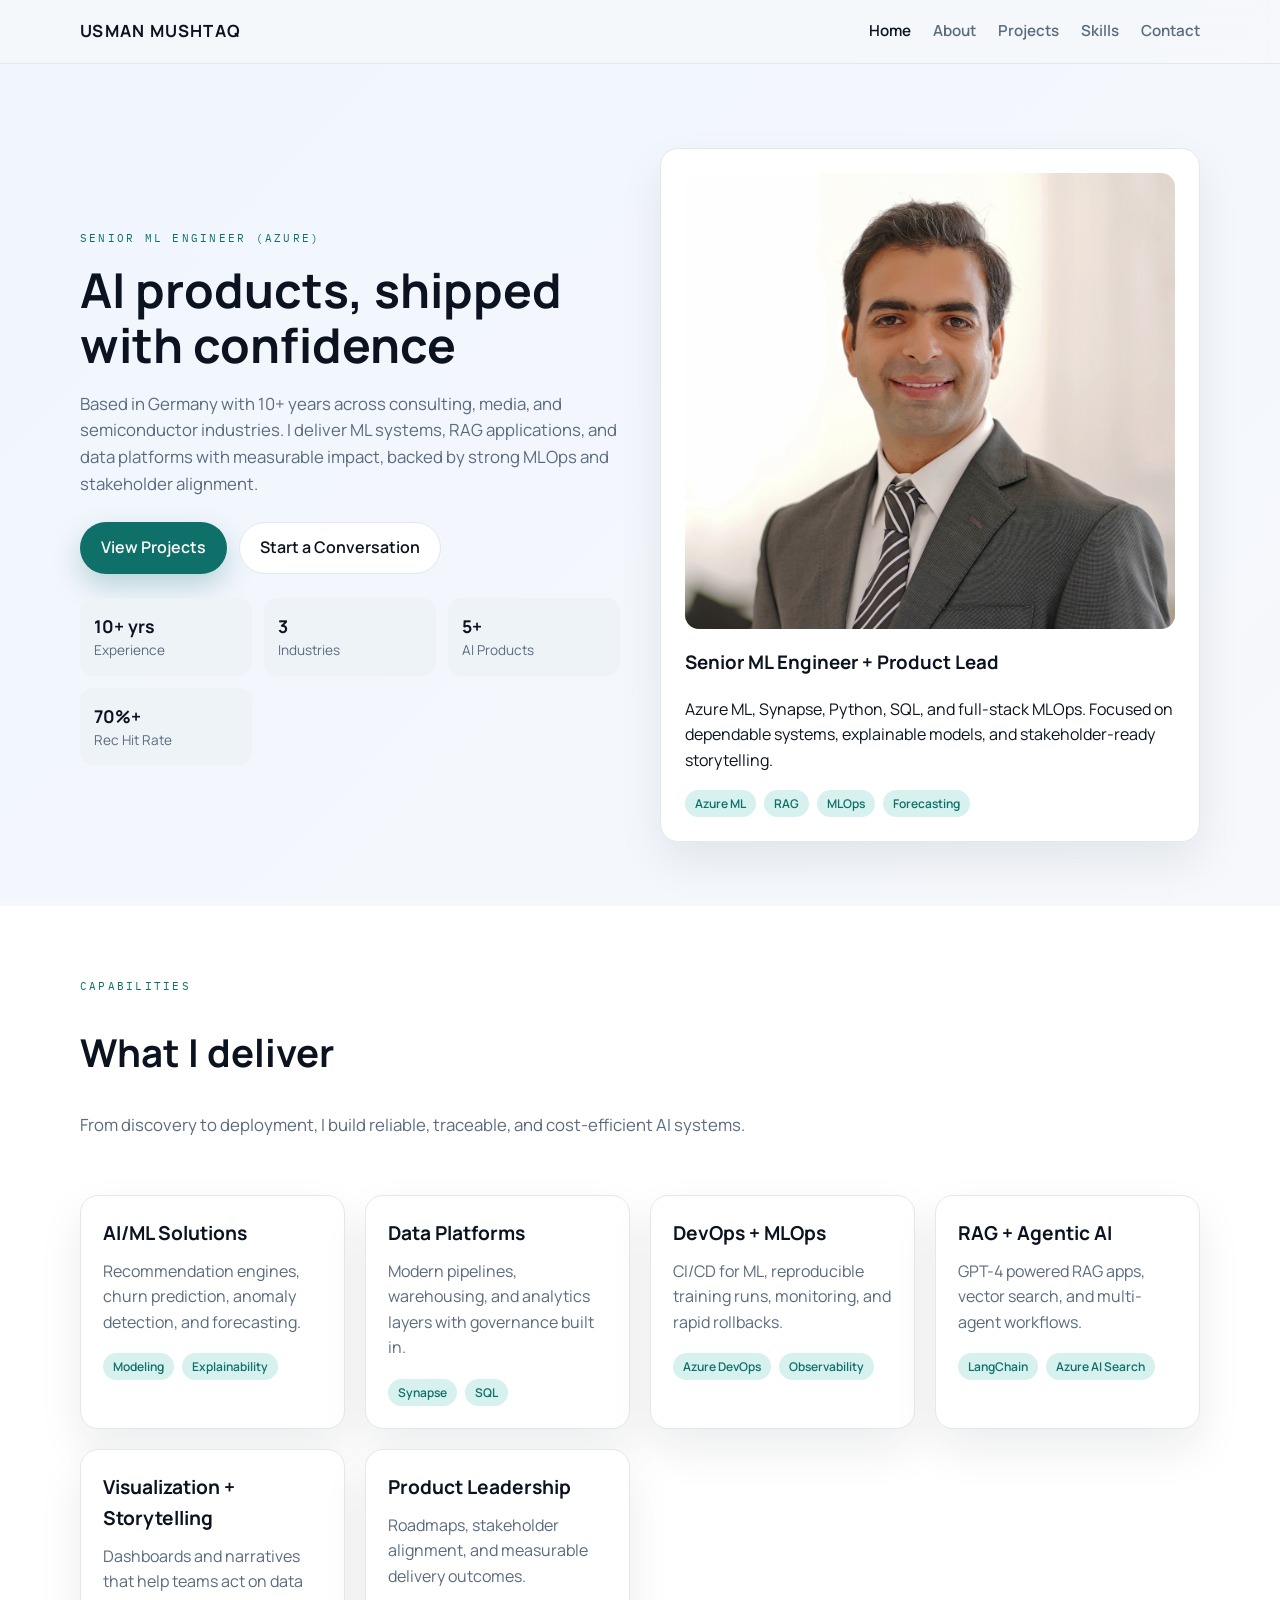
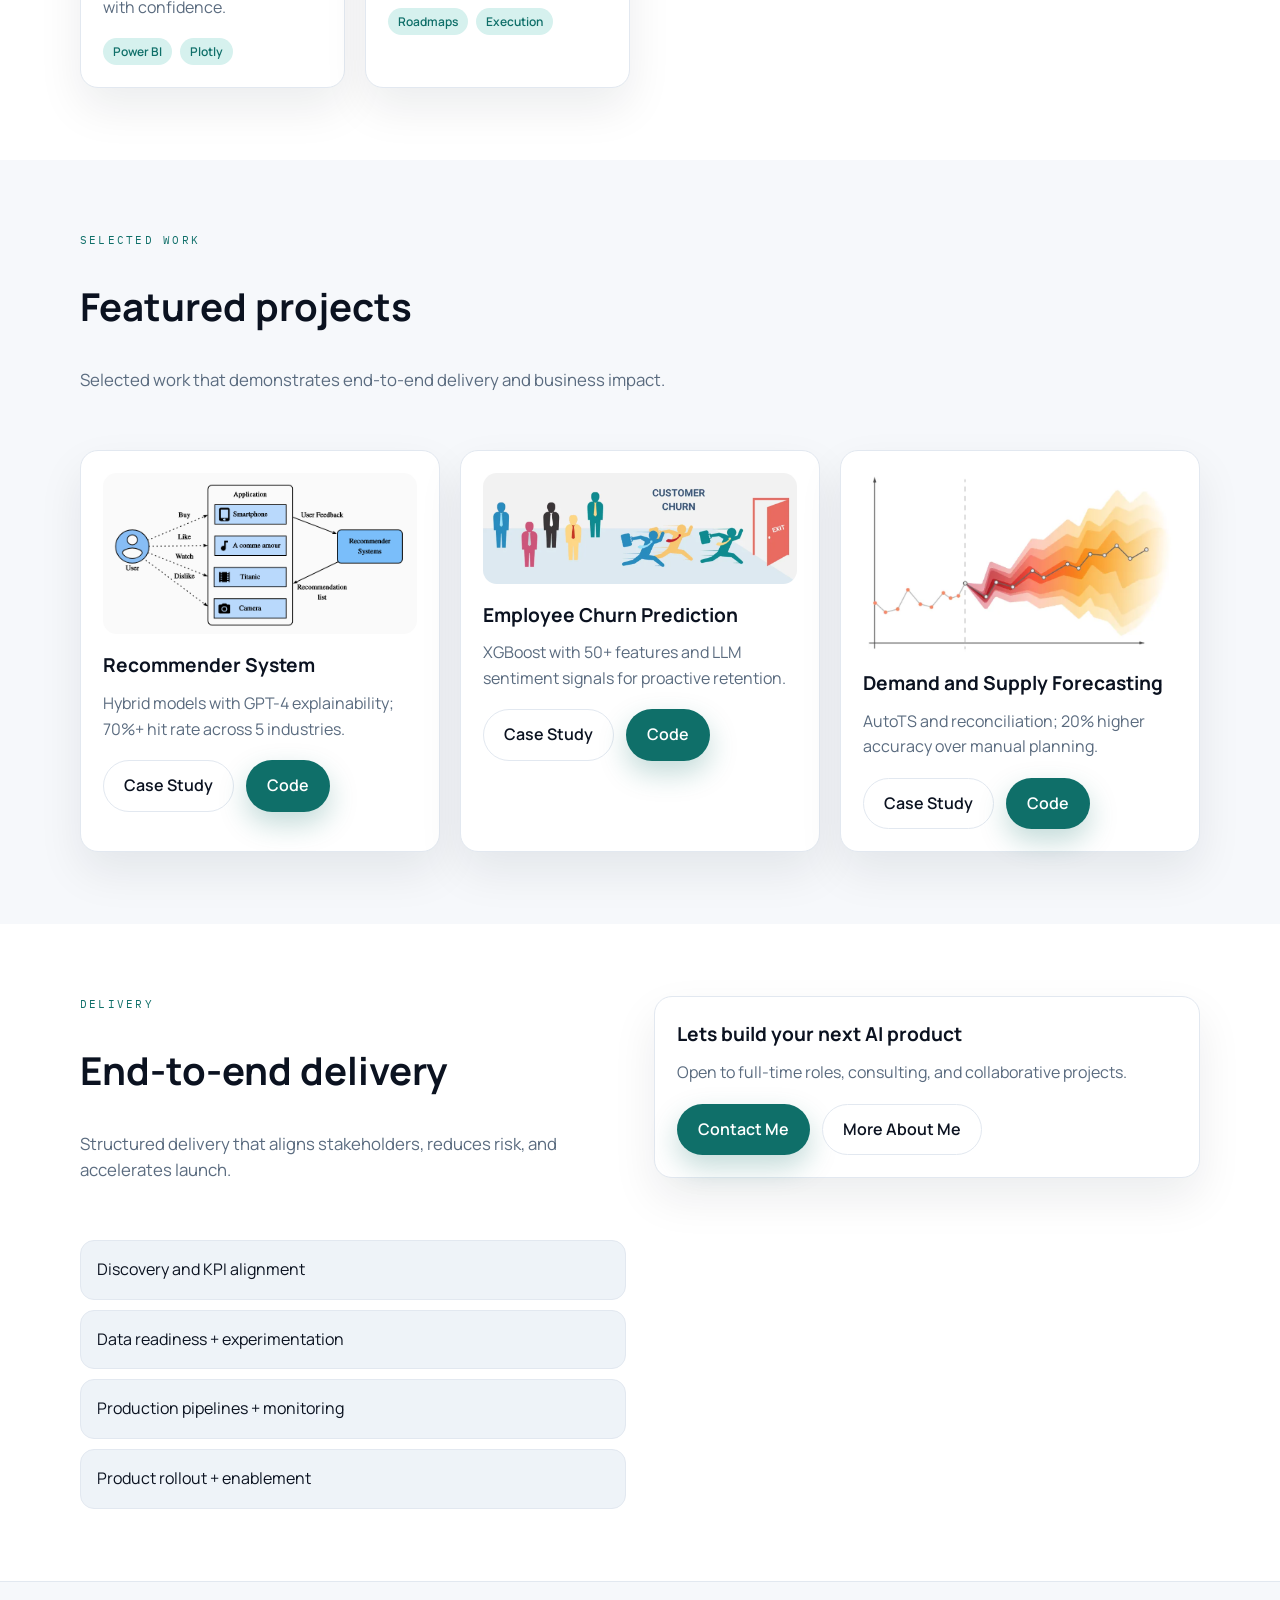
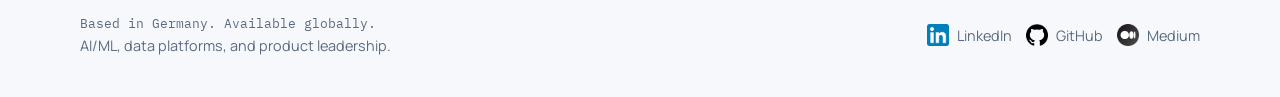
<file: index.html>
<!DOCTYPE html>
<html lang="en">
  <head>
    <meta charset="UTF-8">
    <meta name="viewport" content="width=device-width, initial-scale=1.0">
    <title>Usman Mushtaq | Senior ML Engineer (Azure)</title>
    <meta name="description" content="Senior ML engineer with 10+ years delivering AI/ML, data platforms, and MLOps products.">
    <link rel="stylesheet" href="styles/main.css">
    <!-- Analytics: replace data-domain with your deployed domain -->
    <!-- <script defer data-domain="your-domain.com" src="https://plausible.io/js/script.js"></script> -->
  </head>
  <body>
    <header>
      <div class="container navbar">
        <div class="logo">Usman Mushtaq</div>
        <nav class="nav-links">
          <a class="active" href="index.html">Home</a>
          <a href="about.html">About</a>
          <a href="projects.html">Projects</a>
          <a href="skills.html">Skills</a>
          <a href="contact.html">Contact</a>
        </nav>
        <button class="nav-toggle" type="button">Menu</button>
      </div>
    </header>

    <main>
      <section class="hero">
        <div class="container hero-grid">
          <div>
            <span class="eyebrow">Senior ML Engineer (Azure)</span>
            <h1>AI products, shipped with confidence</h1>
            <p class="lead">
              Based in Germany with 10+ years across consulting, media, and semiconductor industries.
              I deliver ML systems, RAG applications, and data platforms with measurable impact,
              backed by strong MLOps and stakeholder alignment.
            </p>
            <div class="cta-row">
              <a class="button primary" href="projects.html">View Projects</a>
              <a class="button secondary" href="contact.html">Start a Conversation</a>
            </div>
            <div class="stat-grid">
              <div class="stat">
                <div class="stat-value">10+ yrs</div>
                <div class="stat-label">Experience</div>
              </div>
              <div class="stat">
                <div class="stat-value">3</div>
                <div class="stat-label">Industries</div>
              </div>
              <div class="stat">
                <div class="stat-value">5+</div>
                <div class="stat-label">AI Products</div>
              </div>
              <div class="stat">
                <div class="stat-value">70%+</div>
                <div class="stat-label">Rec Hit Rate</div>
              </div>
            </div>
          </div>
          <aside class="hero-card reveal">
            <img src="images/about/usman_about_.JPG" alt="Usman Mushtaq">
            <h3>Senior ML Engineer + Product Lead</h3>
            <p>
              Azure ML, Synapse, Python, SQL, and full-stack MLOps. Focused on dependable systems,
              explainable models, and stakeholder-ready storytelling.
            </p>
            <div class="tag-row">
              <span class="tag">Azure ML</span>
              <span class="tag">RAG</span>
              <span class="tag">MLOps</span>
              <span class="tag">Forecasting</span>
            </div>
          </aside>
        </div>
      </section>

      <section class="section alt">
        <div class="container">
          <div class="section-head">
            <span class="eyebrow">Capabilities</span>
            <h2>What I deliver</h2>
            <p class="lead">
              From discovery to deployment, I build reliable, traceable, and cost-efficient AI systems.
            </p>
          </div>
          <div class="grid cols-3">
            <div class="card reveal">
              <h3>AI/ML Solutions</h3>
              <p>Recommendation engines, churn prediction, anomaly detection, and forecasting.</p>
              <div class="tag-row">
                <span class="tag">Modeling</span>
                <span class="tag">Explainability</span>
              </div>
            </div>
            <div class="card reveal">
              <h3>Data Platforms</h3>
              <p>Modern pipelines, warehousing, and analytics layers with governance built in.</p>
              <div class="tag-row">
                <span class="tag">Synapse</span>
                <span class="tag">SQL</span>
              </div>
            </div>
            <div class="card reveal">
              <h3>DevOps + MLOps</h3>
              <p>CI/CD for ML, reproducible training runs, monitoring, and rapid rollbacks.</p>
              <div class="tag-row">
                <span class="tag">Azure DevOps</span>
                <span class="tag">Observability</span>
              </div>
            </div>
            <div class="card reveal">
              <h3>RAG + Agentic AI</h3>
              <p>GPT-4 powered RAG apps, vector search, and multi-agent workflows.</p>
              <div class="tag-row">
                <span class="tag">LangChain</span>
                <span class="tag">Azure AI Search</span>
              </div>
            </div>
            <div class="card reveal">
              <h3>Visualization + Storytelling</h3>
              <p>Dashboards and narratives that help teams act on data with confidence.</p>
              <div class="tag-row">
                <span class="tag">Power BI</span>
                <span class="tag">Plotly</span>
              </div>
            </div>
            <div class="card reveal">
              <h3>Product Leadership</h3>
              <p>Roadmaps, stakeholder alignment, and measurable delivery outcomes.</p>
              <div class="tag-row">
                <span class="tag">Roadmaps</span>
                <span class="tag">Execution</span>
              </div>
            </div>
          </div>
        </div>
      </section>

      <section class="section">
        <div class="container">
          <div class="section-head">
            <span class="eyebrow">Selected Work</span>
            <h2>Featured projects</h2>
            <p class="lead">Selected work that demonstrates end-to-end delivery and business impact.</p>
          </div>
          <div class="grid cols-3">
            <div class="card reveal">
              <img src="images/projects/recommender.png" alt="Recommender System">
              <h3>Recommender System</h3>
              <p>Hybrid models with GPT-4 explainability; 70%+ hit rate across 5 industries.</p>
              <div class="cta-row">
                <a class="button secondary" href="projects.html">Case Study</a>
                <a class="button primary" href="https://github.com/umushtaq1990/ProductRecommendationSystem">Code</a>
              </div>
            </div>
            <div class="card reveal">
              <img src="images/projects/churn.png" alt="Churn Prediction">
              <h3>Employee Churn Prediction</h3>
              <p>XGBoost with 50+ features and LLM sentiment signals for proactive retention.</p>
              <div class="cta-row">
                <a class="button secondary" href="projects.html">Case Study</a>
                <a class="button primary" href="https://github.com/umushtaq1990/ChurnPrediction">Code</a>
              </div>
            </div>
            <div class="card reveal">
              <img src="images/projects/timeseriesforecast.png" alt="Time Series Forecasting">
              <h3>Demand and Supply Forecasting</h3>
              <p>AutoTS and reconciliation; 20% higher accuracy over manual planning.</p>
              <div class="cta-row">
                <a class="button secondary" href="projects.html">Case Study</a>
                <a class="button primary" href="https://github.com/umushtaq1990/TimeSeriesForecasting">Code</a>
              </div>
            </div>
          </div>
        </div>
      </section>

      <section class="section alt">
        <div class="container split">
          <div>
            <div class="section-head">
              <span class="eyebrow">Delivery</span>
              <h2>End-to-end delivery</h2>
              <p class="lead">
                Structured delivery that aligns stakeholders, reduces risk, and accelerates launch.
              </p>
            </div>
            <div class="list">
              <div class="timeline-item reveal">Discovery and KPI alignment</div>
              <div class="timeline-item reveal">Data readiness + experimentation</div>
              <div class="timeline-item reveal">Production pipelines + monitoring</div>
              <div class="timeline-item reveal">Product rollout + enablement</div>
            </div>
          </div>
          <div class="card reveal">
            <h3>Lets build your next AI product</h3>
            <p>Open to full-time roles, consulting, and collaborative projects.</p>
            <div class="cta-row">
              <a class="button primary" href="contact.html">Contact Me</a>
              <a class="button secondary" href="about.html">More About Me</a>
            </div>
          </div>
        </div>
      </section>
    </main>

    <footer>
      <div class="container footer-grid">
        <div>
          <div class="meta">Based in Germany. Available globally.</div>
          <div>AI/ML, data platforms, and product leadership.</div>
        </div>
        <div class="socials">
          <a href="https://linkedin.com/in/usman-mushtaq-76699565" target="_blank">
            <img src="icons/linkedin.png" alt="LinkedIn">LinkedIn
          </a>
          <a href="https://github.com/umushtaq1990" target="_blank">
            <img src="icons/github.png" alt="GitHub">GitHub
          </a>
          <a href="https://medium.com/@usmanmushtaq1990" target="_blank">
            <img src="icons/medium.png" alt="Medium">Medium
          </a>
        </div>
      </div>
    </footer>

    <script src="scripts/main.js"></script>
  </body>
</html>
</file>
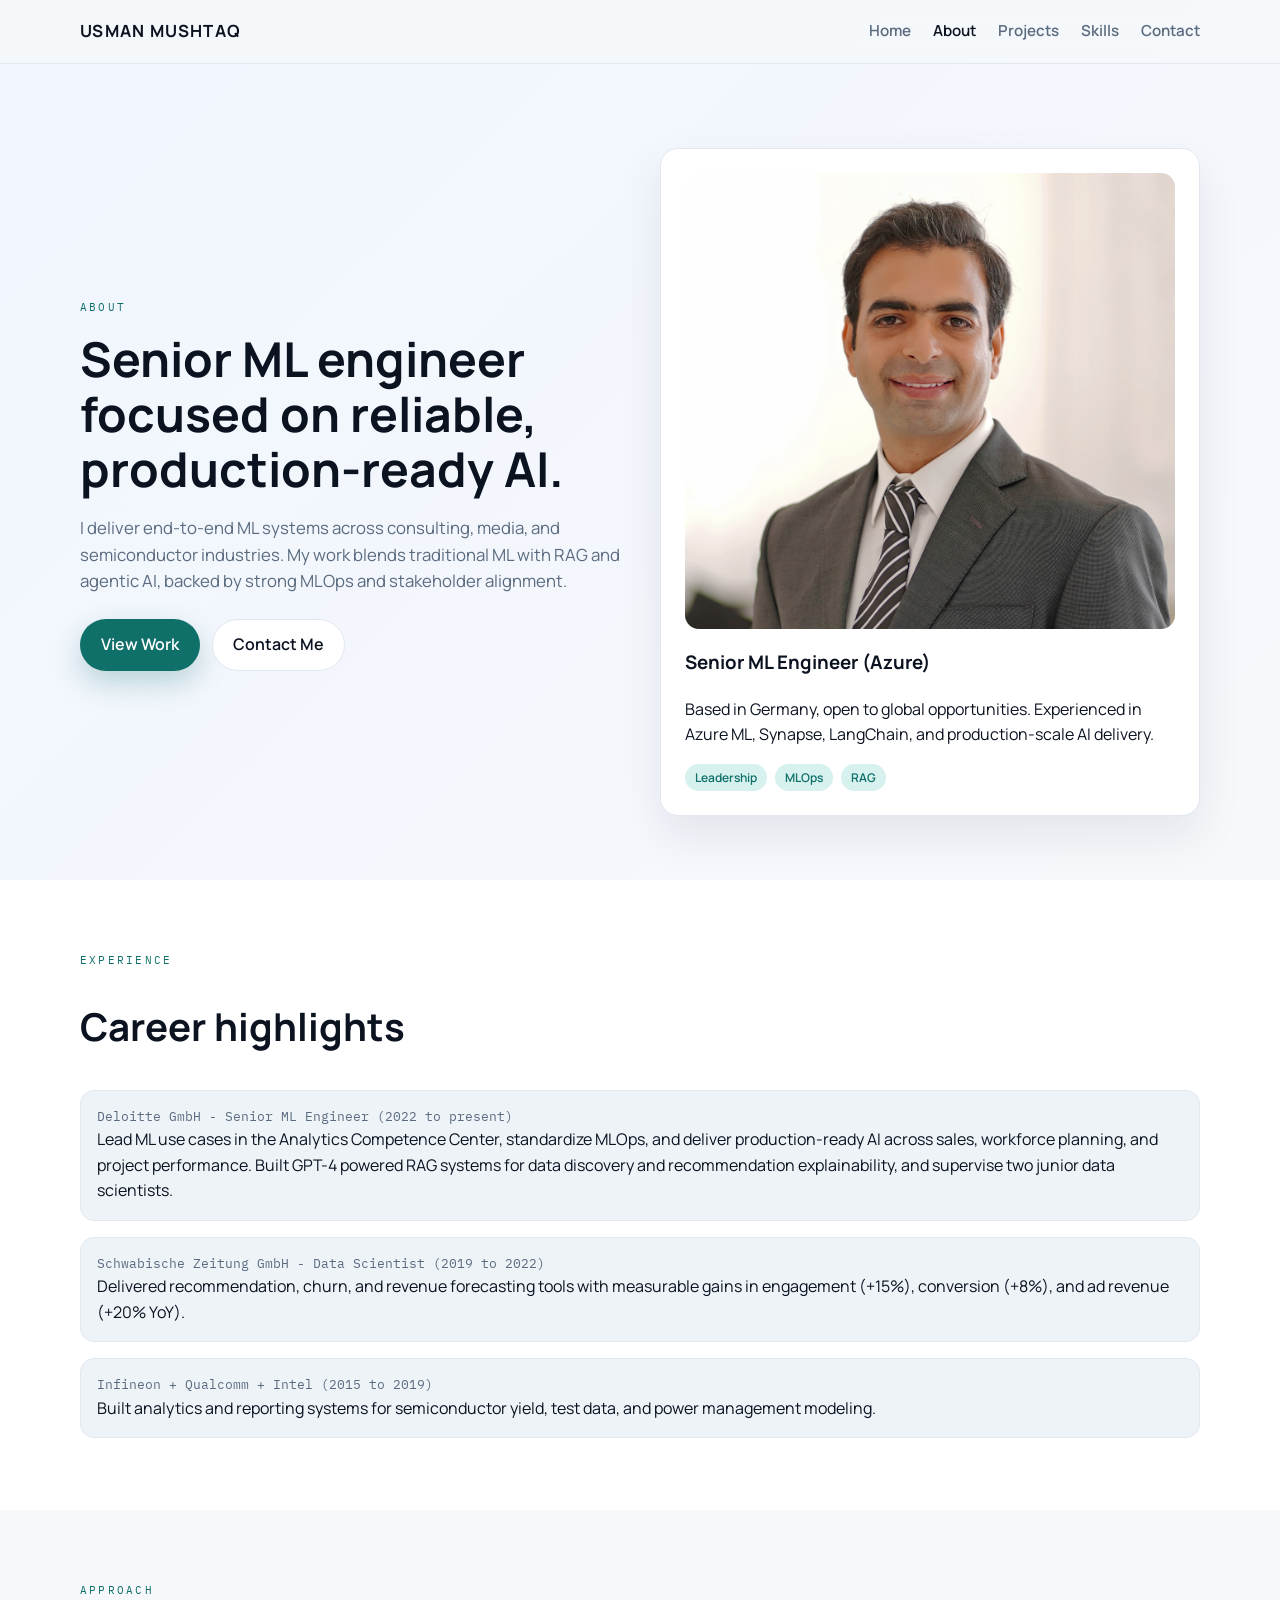
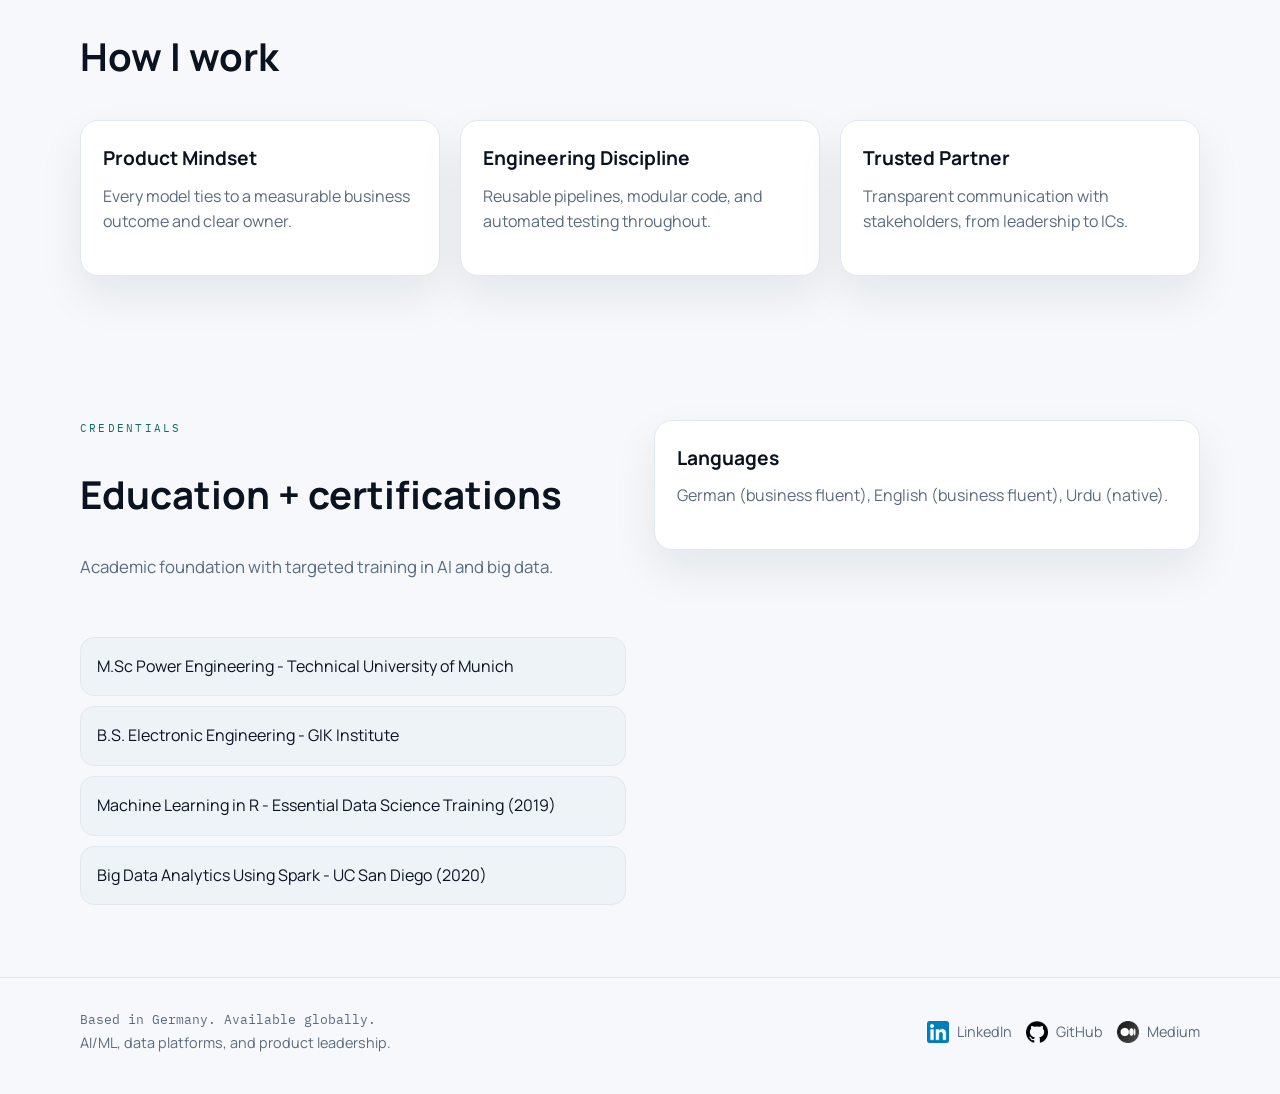
<file: about.html>
<!DOCTYPE html>
<html lang="en">
  <head>
    <meta charset="UTF-8">
    <meta name="viewport" content="width=device-width, initial-scale=1.0">
    <title>About | Usman Mushtaq</title>
    <meta name="description" content="Senior ML engineer with 10+ years delivering AI/ML, data platforms, and MLOps products.">
    <link rel="stylesheet" href="styles/main.css">
    <!-- Analytics: replace data-domain with your deployed domain -->
    <!-- <script defer data-domain="your-domain.com" src="https://plausible.io/js/script.js"></script> -->
  </head>
  <body>
    <header>
      <div class="container navbar">
        <div class="logo">Usman Mushtaq</div>
        <nav class="nav-links">
          <a href="index.html">Home</a>
          <a class="active" href="about.html">About</a>
          <a href="projects.html">Projects</a>
          <a href="skills.html">Skills</a>
          <a href="contact.html">Contact</a>
        </nav>
        <button class="nav-toggle" type="button">Menu</button>
      </div>
    </header>

    <main>
      <section class="hero">
        <div class="container hero-grid">
          <div>
            <span class="eyebrow">About</span>
            <h1>Senior ML engineer focused on reliable, production-ready AI.</h1>
            <p class="lead">
              I deliver end-to-end ML systems across consulting, media, and semiconductor industries.
              My work blends traditional ML with RAG and agentic AI, backed by strong MLOps and
              stakeholder alignment.
            </p>
            <div class="cta-row">
              <a class="button primary" href="projects.html">View Work</a>
              <a class="button secondary" href="contact.html">Contact Me</a>
            </div>
          </div>
          <div class="hero-card reveal">
            <img src="images/about/usman_about_.JPG" alt="Usman Mushtaq">
            <h3>Senior ML Engineer (Azure)</h3>
            <p>
              Based in Germany, open to global opportunities. Experienced in Azure ML, Synapse,
              LangChain, and production-scale AI delivery.
            </p>
            <div class="tag-row">
              <span class="tag">Leadership</span>
              <span class="tag">MLOps</span>
              <span class="tag">RAG</span>
            </div>
          </div>
        </div>
      </section>

      <section class="section alt">
        <div class="container">
          <div class="section-head">
            <span class="eyebrow">Experience</span>
            <h2>Career highlights</h2>
          </div>
          <div class="timeline">
            <div class="timeline-item reveal">
              <div class="meta">Deloitte GmbH - Senior ML Engineer (2022 to present)</div>
              Lead ML use cases in the Analytics Competence Center, standardize MLOps, and deliver
              production-ready AI across sales, workforce planning, and project performance.
              Built GPT-4 powered RAG systems for data discovery and recommendation explainability,
              and supervise two junior data scientists.
            </div>
            <div class="timeline-item reveal">
              <div class="meta">Schwabische Zeitung GmbH - Data Scientist (2019 to 2022)</div>
              Delivered recommendation, churn, and revenue forecasting tools with measurable gains
              in engagement (+15%), conversion (+8%), and ad revenue (+20% YoY).
            </div>
            <div class="timeline-item reveal">
              <div class="meta">Infineon + Qualcomm + Intel (2015 to 2019)</div>
              Built analytics and reporting systems for semiconductor yield, test data, and
              power management modeling.
            </div>
          </div>
        </div>
      </section>

      <section class="section">
        <div class="container">
          <div class="section-head">
            <span class="eyebrow">Approach</span>
            <h2>How I work</h2>
          </div>
          <div class="grid cols-3">
            <div class="card reveal">
              <h3>Product Mindset</h3>
              <p>Every model ties to a measurable business outcome and clear owner.</p>
            </div>
            <div class="card reveal">
              <h3>Engineering Discipline</h3>
              <p>Reusable pipelines, modular code, and automated testing throughout.</p>
            </div>
            <div class="card reveal">
              <h3>Trusted Partner</h3>
              <p>Transparent communication with stakeholders, from leadership to ICs.</p>
            </div>
          </div>
        </div>
      </section>


      <section class="section">
        <div class="container split">
          <div>
            <div class="section-head">
              <span class="eyebrow">Credentials</span>
              <h2>Education + certifications</h2>
              <p class="lead">Academic foundation with targeted training in AI and big data.</p>
            </div>
            <div class="list">
              <div class="timeline-item reveal">M.Sc Power Engineering - Technical University of Munich</div>
              <div class="timeline-item reveal">B.S. Electronic Engineering - GIK Institute</div>
              <div class="timeline-item reveal">Machine Learning in R - Essential Data Science Training (2019)</div>
              <div class="timeline-item reveal">Big Data Analytics Using Spark - UC San Diego (2020)</div>
            </div>
          </div>
          <div class="card reveal">
            <h3>Languages</h3>
            <p>German (business fluent), English (business fluent), Urdu (native).</p>
          </div>
        </div>
      </section>
    </main>

    <footer>
      <div class="container footer-grid">
        <div>
          <div class="meta">Based in Germany. Available globally.</div>
          <div>AI/ML, data platforms, and product leadership.</div>
        </div>
        <div class="socials">
          <a href="https://linkedin.com/in/usman-mushtaq-76699565" target="_blank">
            <img src="icons/linkedin.png" alt="LinkedIn">LinkedIn
          </a>
          <a href="https://github.com/umushtaq1990" target="_blank">
            <img src="icons/github.png" alt="GitHub">GitHub
          </a>
          <a href="https://medium.com/@usmanmushtaq1990" target="_blank">
            <img src="icons/medium.png" alt="Medium">Medium
          </a>
        </div>
      </div>
    </footer>

    <script src="scripts/main.js"></script>
  </body>
</html>
</file>
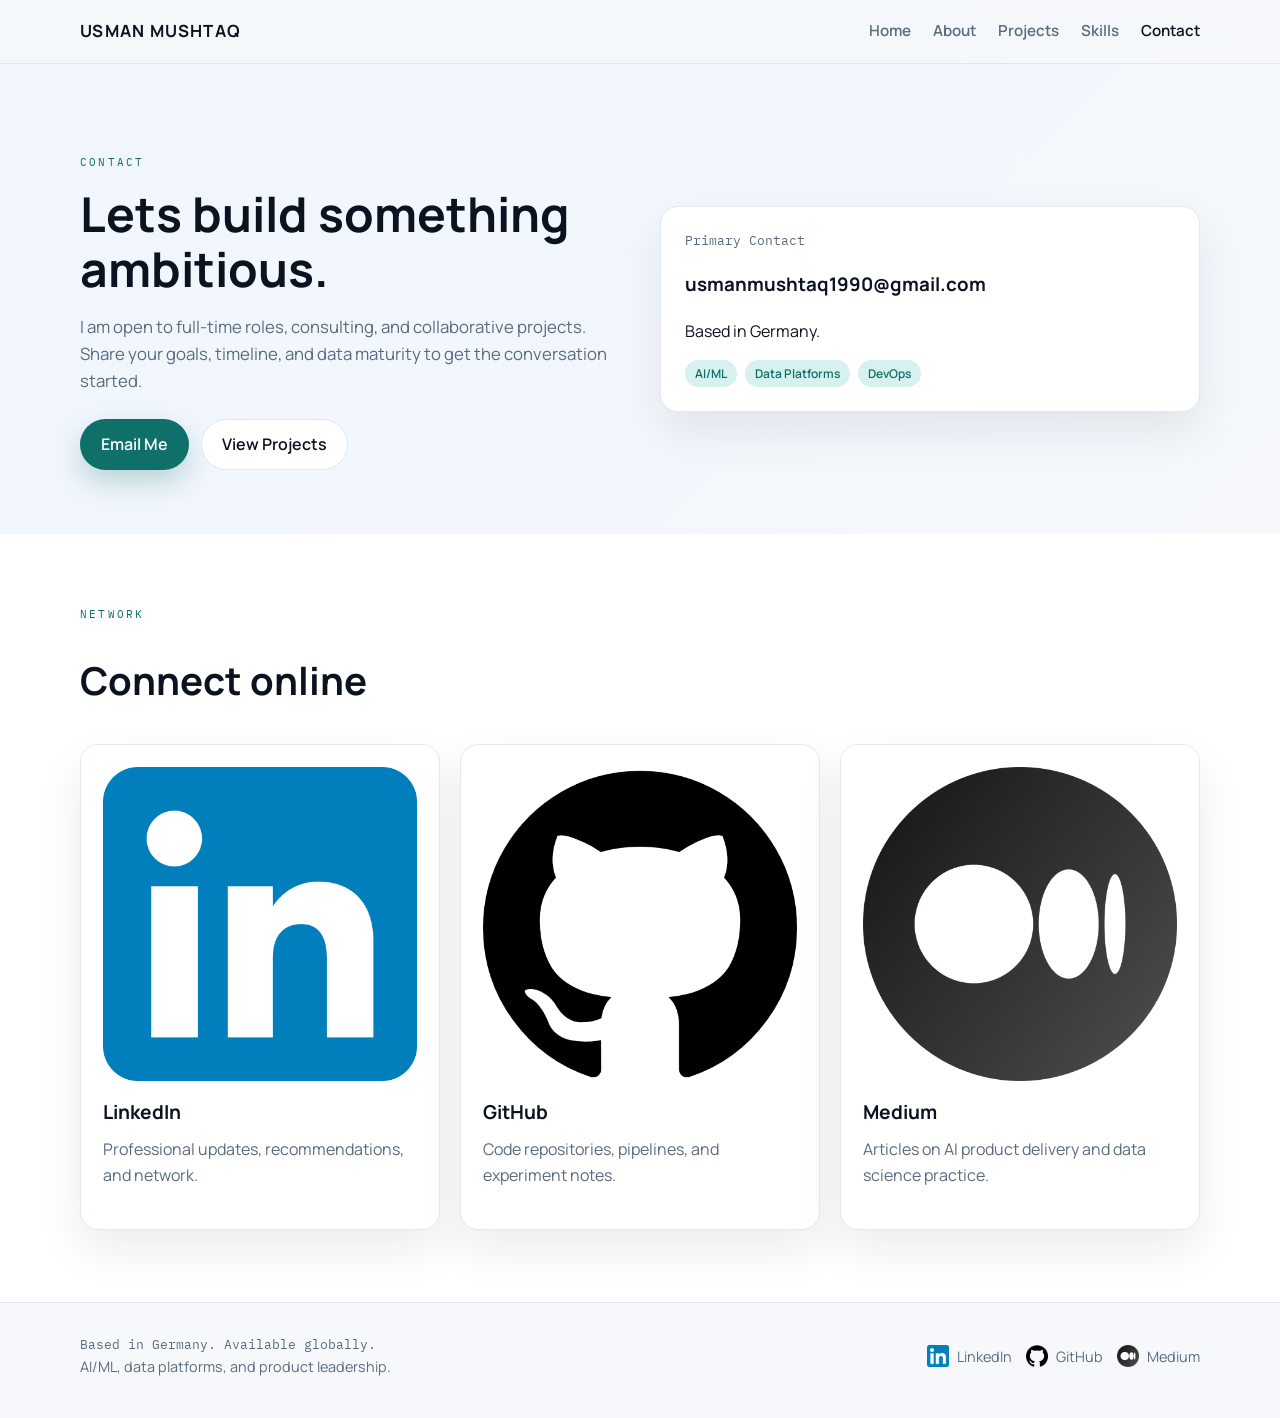
<file: contact.html>
<!DOCTYPE html>
<html lang="en">
  <head>
    <meta charset="UTF-8">
    <meta name="viewport" content="width=device-width, initial-scale=1.0">
    <title>Contact | Usman Mushtaq</title>
    <meta name="description" content="Contact Usman Mushtaq for AI, ML, data science, and DevOps engagements.">
    <link rel="stylesheet" href="styles/main.css">
    <!-- Analytics: replace data-domain with your deployed domain -->
    <!-- <script defer data-domain="your-domain.com" src="https://plausible.io/js/script.js"></script> -->
  </head>
  <body>
    <header>
      <div class="container navbar">
        <div class="logo">Usman Mushtaq</div>
        <nav class="nav-links">
          <a href="index.html">Home</a>
          <a href="about.html">About</a>
          <a href="projects.html">Projects</a>
          <a href="skills.html">Skills</a>
          <a class="active" href="contact.html">Contact</a>
        </nav>
        <button class="nav-toggle" type="button">Menu</button>
      </div>
    </header>

    <main>
      <section class="hero">
        <div class="container hero-grid">
          <div>
            <span class="eyebrow">Contact</span>
            <h1>Lets build something ambitious.</h1>
            <p class="lead">
              I am open to full-time roles, consulting, and collaborative projects. Share your
              goals, timeline, and data maturity to get the conversation started.
            </p>
            <div class="cta-row">
              <a class="button primary" href="mailto:usmanmushtaq1990@gmail.com">Email Me</a>
              <a class="button secondary" href="projects.html">View Projects</a>
            </div>
          </div>
          <div class="contact-card reveal">
            <div class="meta">Primary Contact</div>
            <h3>usmanmushtaq1990@gmail.com</h3>
            <p>Based in Germany.</p>
            <div class="tag-row">
              <span class="tag">AI/ML</span>
              <span class="tag">Data Platforms</span>
              <span class="tag">DevOps</span>
            </div>
          </div>
        </div>
      </section>

      <section class="section alt">
        <div class="container">
          <div class="section-head">
            <span class="eyebrow">Network</span>
            <h2>Connect online</h2>
          </div>
          <div class="grid cols-3">
            <a class="card reveal" href="https://linkedin.com/in/usman-mushtaq-76699565" target="_blank">
              <img src="icons/linkedin.png" alt="LinkedIn">
              <h3>LinkedIn</h3>
              <p>Professional updates, recommendations, and network.</p>
            </a>
            <a class="card reveal" href="https://github.com/umushtaq1990" target="_blank">
              <img src="icons/github.png" alt="GitHub">
              <h3>GitHub</h3>
              <p>Code repositories, pipelines, and experiment notes.</p>
            </a>
            <a class="card reveal" href="https://medium.com/@usmanmushtaq1990" target="_blank">
              <img src="icons/medium.png" alt="Medium">
              <h3>Medium</h3>
              <p>Articles on AI product delivery and data science practice.</p>
            </a>
          </div>
        </div>
      </section>

    </main>

    <footer>
      <div class="container footer-grid">
        <div>
          <div class="meta">Based in Germany. Available globally.</div>
          <div>AI/ML, data platforms, and product leadership.</div>
        </div>
        <div class="socials">
          <a href="https://linkedin.com/in/usman-mushtaq-76699565" target="_blank">
            <img src="icons/linkedin.png" alt="LinkedIn">LinkedIn
          </a>
          <a href="https://github.com/umushtaq1990" target="_blank">
            <img src="icons/github.png" alt="GitHub">GitHub
          </a>
          <a href="https://medium.com/@usmanmushtaq1990" target="_blank">
            <img src="icons/medium.png" alt="Medium">Medium
          </a>
        </div>
      </div>
    </footer>

    <script src="scripts/main.js"></script>
  </body>
</html>
</file>
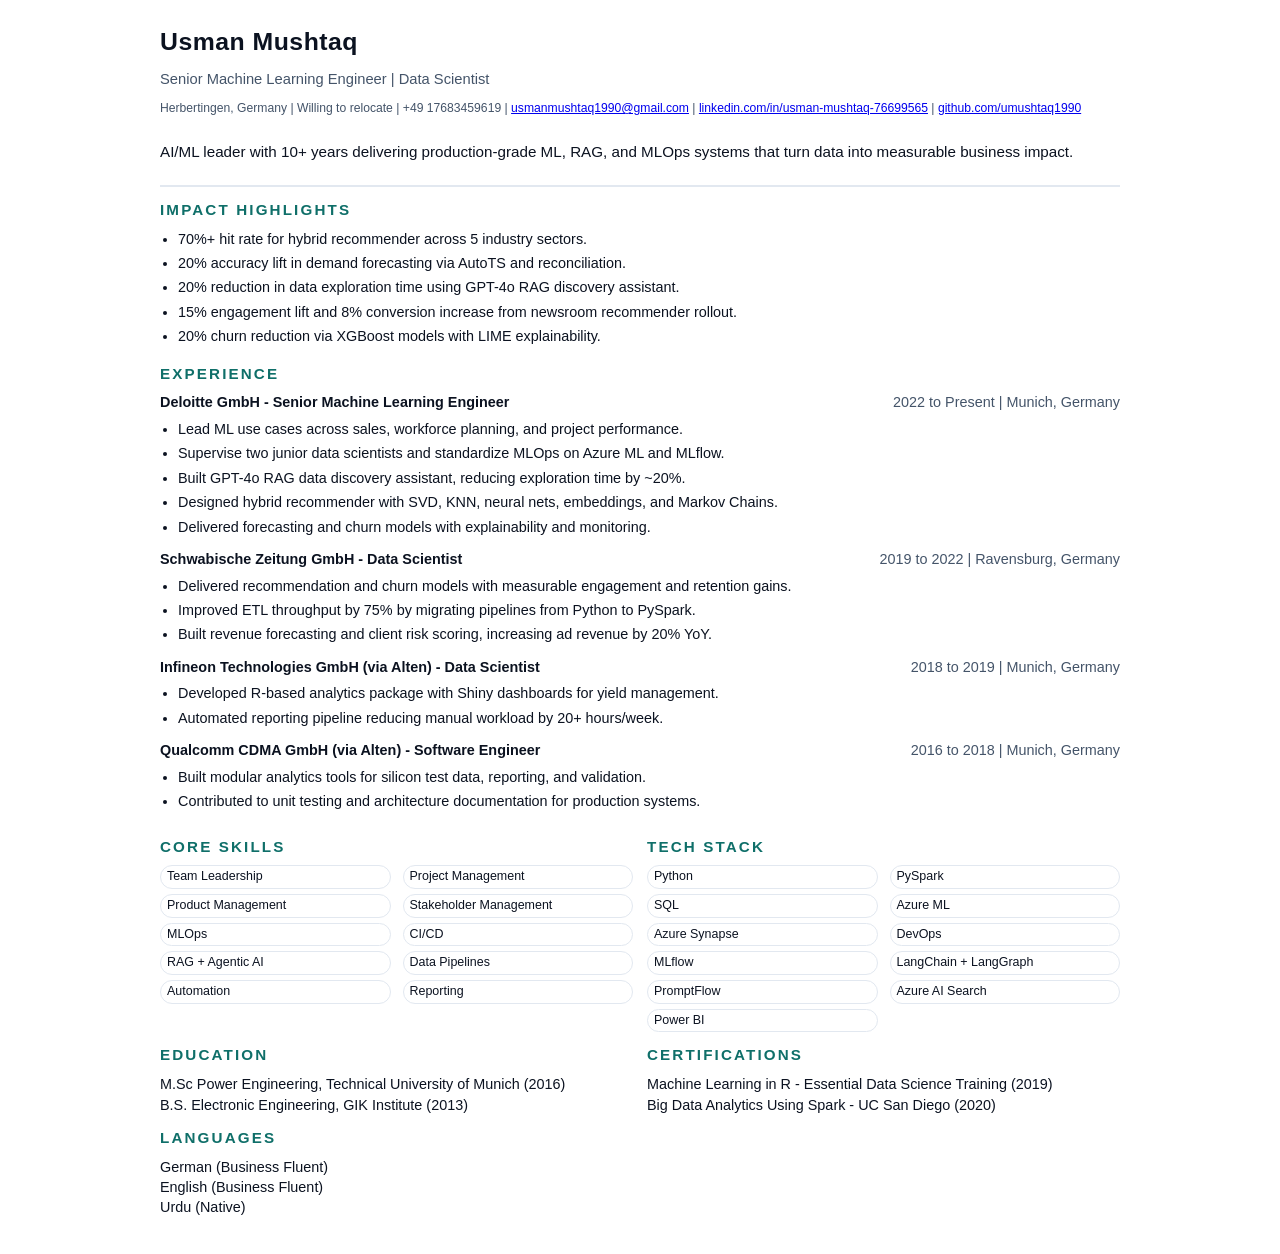
<file: cv.html>
<!DOCTYPE html>
<html lang="en">
  <head>
    <meta charset="UTF-8">
    <meta name="viewport" content="width=device-width, initial-scale=1.0">
    <title>Usman Mushtaq | One-Page CV</title>
    <style>
      :root {
        --ink: #0b1220;
        --muted: #445469;
        --line: #e2e8f0;
        --accent: #0f6f69;
      }

      * {
        box-sizing: border-box;
      }

      body {
        margin: 0;
        font-family: "Segoe UI", Arial, sans-serif;
        color: var(--ink);
        background: #ffffff;
        line-height: 1.42;
        font-size: 14px;
      }

      .page {
        width: min(100% - 40px, 960px);
        margin: 24px auto 36px;
      }

      header {
        display: grid;
        gap: 10px;
        border-bottom: 2px solid var(--line);
        padding-bottom: 12px;
      }

      .name {
        font-size: 1.55rem;
        font-weight: 700;
        letter-spacing: 0.02em;
      }

      .title {
        font-size: 0.92rem;
        color: var(--muted);
      }

      .contact {
        display: block;
        white-space: nowrap;
        font-size: 0.76rem;
        color: var(--muted);
      }

      .summary {
        margin: 14px 0 10px;
        font-size: 0.95rem;
      }

      .grid {
        display: grid;
        gap: 18px;
      }

      .section {
        padding: 12px 0 0;
      }
      .section h2 {
        font-size: 0.95rem;
        text-transform: uppercase;
        letter-spacing: 0.14em;
        color: var(--accent);
        margin: 0 0 8px;
      }

      .role {
        margin-bottom: 12px;
      }

      .role-header {
        display: flex;
        justify-content: space-between;
        gap: 12px;
        flex-wrap: wrap;
        font-weight: 600;
        font-size: 0.9rem;
      }

      .role-header span {
        color: var(--muted);
        font-weight: 500;
      }

      ul {
        margin: 6px 0 0 18px;
        padding: 0;
        font-size: 0.9rem;
      }

      li {
        margin-bottom: 4px;
      }

      .skills {
        display: grid;
        grid-template-columns: repeat(auto-fit, minmax(200px, 1fr));
        gap: 5px 12px;
        font-size: 0.78rem;
      }

      .skills span {
        display: inline-block;
        padding: 2px 6px;
        border: 1px solid var(--line);
        border-radius: 999px;
      }

      .two-col {
        display: grid;
        grid-template-columns: 1fr 1fr;
        gap: 14px;
      }

      .edu {
        font-size: 0.9rem;
      }

      .footnote {
        font-size: 0.75rem;
        color: var(--muted);
      }

      @media (max-width: 820px) {
        .two-col {
          grid-template-columns: 1fr;
        }
      }

      @media print {
        @page {
          size: A4;
          margin: 8mm;
        }

        body {
          background: #ffffff;
          font-size: 12.5px;
          line-height: 1.38;
        }

        .page {
          margin: 0 auto;
          width: 100%;
        }

        header {
          padding-bottom: 8px;
        }

        .section {
          padding: 10px 0 0;
        }

        .role {
          margin-bottom: 10px;
        }

        .skills {
          gap: 4px 10px;
          font-size: 0.76rem;
        }

        .skills span {
          padding: 2px 5px;
        }

        ul {
          margin: 5px 0 0 16px;
        }

        li {
          margin-bottom: 3px;
        }

        a {
          color: inherit;
          text-decoration: none;
        }
      }
    </style>
  </head>
  <body>
    <div class="page">
      <header>
        <div class="name">Usman Mushtaq</div>
        <div class="title">Senior Machine Learning Engineer | Data Scientist</div>
        <div class="contact">
          Herbertingen, Germany | Willing to relocate | +49 17683459619 | 
          <a href="mailto:usmanmushtaq1990@gmail.com">usmanmushtaq1990@gmail.com</a> | 
          <a href="https://www.linkedin.com/in/usman-mushtaq-76699565">linkedin.com/in/usman-mushtaq-76699565</a> | 
          <a href="https://github.com/umushtaq1990">github.com/umushtaq1990</a>
        </div>
        <div class="summary">
          AI/ML leader with 10+ years delivering production-grade ML, RAG, and MLOps systems that
          turn data into measurable business impact.
        </div>
      </header>

      <section class="section">
        <h2>Impact Highlights</h2>
        <ul>
          <li>70%+ hit rate for hybrid recommender across 5 industry sectors.</li>
          <li>20% accuracy lift in demand forecasting via AutoTS and reconciliation.</li>
          <li>20% reduction in data exploration time using GPT-4o RAG discovery assistant.</li>
          <li>15% engagement lift and 8% conversion increase from newsroom recommender rollout.</li>
          <li>20% churn reduction via XGBoost models with LIME explainability.</li>
        </ul>
      </section>

      <section class="section">
        <h2>Experience</h2>
        <div class="role">
          <div class="role-header">
            <div>Deloitte GmbH - Senior Machine Learning Engineer</div>
            <span>2022 to Present | Munich, Germany</span>
          </div>
          <ul>
            <li>Lead ML use cases across sales, workforce planning, and project performance.</li>
            <li>Supervise two junior data scientists and standardize MLOps on Azure ML and MLflow.</li>
            <li>Built GPT-4o RAG data discovery assistant, reducing exploration time by ~20%.</li>
            <li>Designed hybrid recommender with SVD, KNN, neural nets, embeddings, and Markov Chains.</li>
            <li>Delivered forecasting and churn models with explainability and monitoring.</li>
          </ul>
        </div>
        <div class="role">
          <div class="role-header">
            <div>Schwabische Zeitung GmbH - Data Scientist</div>
            <span>2019 to 2022 | Ravensburg, Germany</span>
          </div>
          <ul>
            <li>Delivered recommendation and churn models with measurable engagement and retention gains.</li>
            <li>Improved ETL throughput by 75% by migrating pipelines from Python to PySpark.</li>
            <li>Built revenue forecasting and client risk scoring, increasing ad revenue by 20% YoY.</li>
          </ul>
        </div>
        <div class="role">
          <div class="role-header">
            <div>Infineon Technologies GmbH (via Alten) - Data Scientist</div>
            <span>2018 to 2019 | Munich, Germany</span>
          </div>
          <ul>
            <li>Developed R-based analytics package with Shiny dashboards for yield management.</li>
            <li>Automated reporting pipeline reducing manual workload by 20+ hours/week.</li>
          </ul>
        </div>
        <div class="role">
          <div class="role-header">
            <div>Qualcomm CDMA GmbH (via Alten) - Software Engineer</div>
            <span>2016 to 2018 | Munich, Germany</span>
          </div>
          <ul>
            <li>Built modular analytics tools for silicon test data, reporting, and validation.</li>
            <li>Contributed to unit testing and architecture documentation for production systems.</li>
          </ul>
        </div>
      </section>

      <section class="section two-col">
        <div>
          <h2>Core Skills</h2>
          <div class="skills">
            <span>Team Leadership</span>
            <span>Project Management </span>
            <span>Product Management</span>
            <span>Stakeholder Management</span>
            <span>MLOps</span>
            <span>CI/CD</span>
            <span>RAG + Agentic AI</span>
            <span>Data Pipelines</span>
            <span>Automation</span>
            <span>Reporting</span>
          </div>
        </div>
        <div>
          <h2>Tech Stack</h2>
          <div class="skills">
            <span>Python</span>
            <span>PySpark</span>
            <span>SQL</span>
            <span>Azure ML</span>
            <span>Azure Synapse</span>
            <span>DevOps</span>
            <span>MLflow</span>
            <span>LangChain + LangGraph</span>
            <span>PromptFlow</span>
            <span>Azure AI Search</span>
            <span>Power BI</span>
          </div>
        </div>
      </section>

      <section class="section two-col">
        <div>
          <h2>Education</h2>
          <div class="edu">
            M.Sc Power Engineering, Technical University of Munich (2016)
          </div>
          <div class="edu">
            B.S. Electronic Engineering, GIK Institute (2013)
          </div>
        </div>
        <div>
          <h2>Certifications</h2>
          <div class="edu">Machine Learning in R - Essential Data Science Training (2019)</div>
          <div class="edu">Big Data Analytics Using Spark - UC San Diego (2020)</div>
        </div>
      </section>

      <section class="section">
        <h2>Languages</h2>
        <div class="edu">German (Business Fluent)</div>
        <div class="edu">English (Business Fluent)</div>
        <div class="edu">Urdu (Native)</div>
      </section>
    </div>
  </body>
</html>
</file>
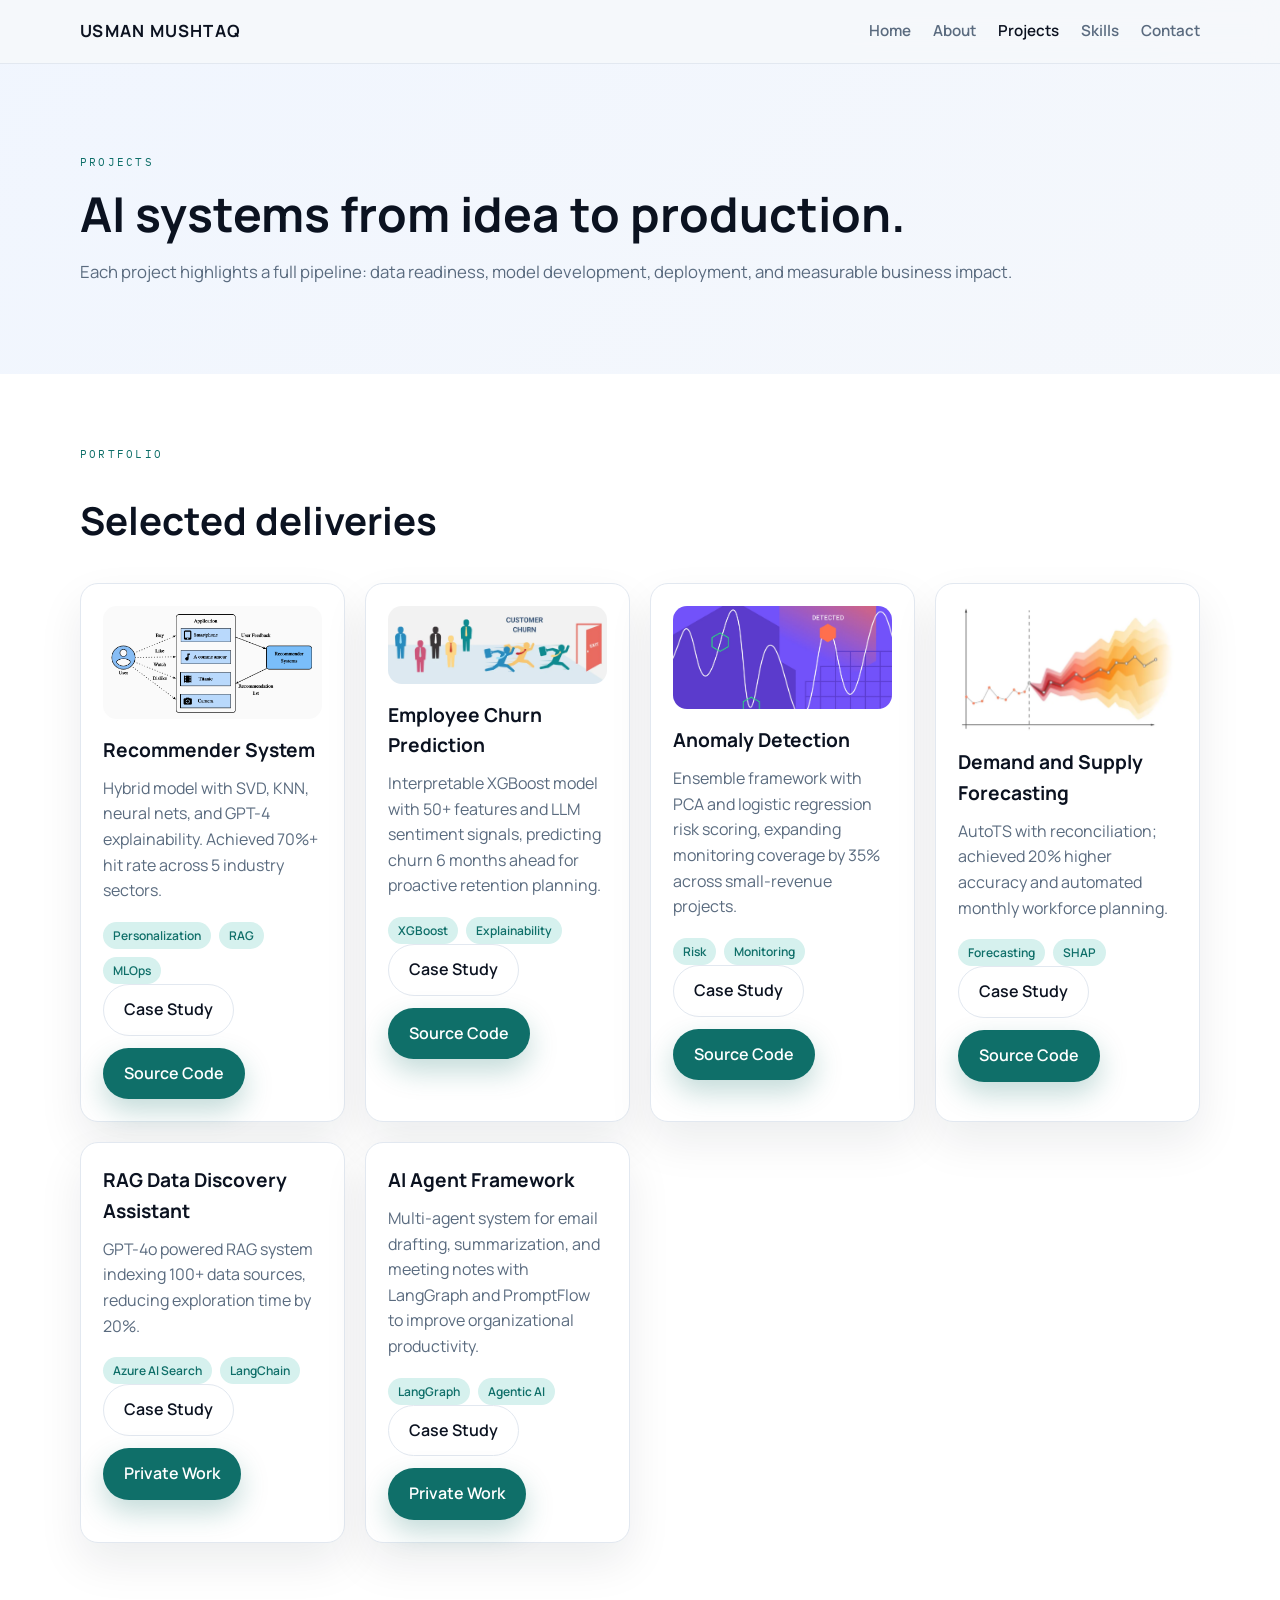
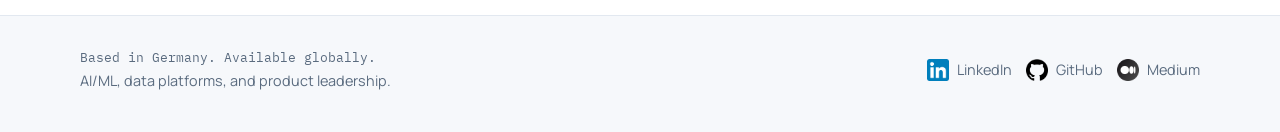
<file: projects.html>
<!DOCTYPE html>
<html lang="en">
  <head>
    <meta charset="UTF-8">
    <meta name="viewport" content="width=device-width, initial-scale=1.0">
    <title>Projects | Usman Mushtaq</title>
    <meta name="description" content="AI, ML, and data science projects delivered end-to-end.">
    <link rel="stylesheet" href="styles/main.css">
    <!-- Analytics: replace data-domain with your deployed domain -->
    <!-- <script defer data-domain="your-domain.com" src="https://plausible.io/js/script.js"></script> -->
  </head>
  <body>
    <header>
      <div class="container navbar">
        <div class="logo">Usman Mushtaq</div>
        <nav class="nav-links">
          <a href="index.html">Home</a>
          <a href="about.html">About</a>
          <a class="active" href="projects.html">Projects</a>
          <a href="skills.html">Skills</a>
          <a href="contact.html">Contact</a>
        </nav>
        <button class="nav-toggle" type="button">Menu</button>
      </div>
    </header>

    <main>
      <section class="hero">
        <div class="container">
          <span class="eyebrow">Projects</span>
          <h1>AI systems from idea to production.</h1>
          <p class="lead">
            Each project highlights a full pipeline: data readiness, model development, deployment,
            and measurable business impact.
          </p>
        </div>
      </section>

      <section class="section alt">
        <div class="container">
          <div class="section-head">
            <span class="eyebrow">Portfolio</span>
            <h2>Selected deliveries</h2>
          </div>
          <div class="grid cols-3">
            <div class="card reveal">
              <img src="images/projects/recommender.png" alt="Recommender System">
              <h3>Recommender System</h3>
              <p>
                Hybrid model with SVD, KNN, neural nets, and GPT-4 explainability. Achieved 70%+ hit
                rate across 5 industry sectors.
              </p>
              <div class="tag-row">
                <span class="tag">Personalization</span>
                <span class="tag">RAG</span>
                <span class="tag">MLOps</span>
              </div>
              <div class="cta-row">
                <a class="button secondary" href="#">Case Study</a>
                <a class="button primary" href="https://github.com/umushtaq1990/ProductRecommendationSystem">Source Code</a>
              </div>
            </div>
            <div class="card reveal">
              <img src="images/projects/churn.png" alt="Churn Prediction">
              <h3>Employee Churn Prediction</h3>
              <p>
                Interpretable XGBoost model with 50+ features and LLM sentiment signals, predicting
                churn 6 months ahead for proactive retention planning.
              </p>
              <div class="tag-row">
                <span class="tag">XGBoost</span>
                <span class="tag">Explainability</span>
              </div>
              <div class="cta-row">
                <a class="button secondary" href="#">Case Study</a>
                <a class="button primary" href="https://github.com/umushtaq1990/ChurnPrediction">Source Code</a>
              </div>
            </div>
            <div class="card reveal">
              <img src="images/projects/anomaly.png" alt="Anomaly Detection">
              <h3>Anomaly Detection</h3>
              <p>
                Ensemble framework with PCA and logistic regression risk scoring, expanding
                monitoring coverage by 35% across small-revenue projects.
              </p>
              <div class="tag-row">
                <span class="tag">Risk</span>
                <span class="tag">Monitoring</span>
              </div>
              <div class="cta-row">
                <a class="button secondary" href="#">Case Study</a>
                <a class="button primary" href="https://github.com/umushtaq1990/AnomalyDetection">Source Code</a>
              </div>
            </div>
            <div class="card reveal">
              <img src="images/projects/timeseriesforecast.png" alt="Time Series Forecasting">
              <h3>Demand and Supply Forecasting</h3>
              <p>
                AutoTS with reconciliation; achieved 20% higher accuracy and automated monthly
                workforce planning.
              </p>
              <div class="tag-row">
                <span class="tag">Forecasting</span>
                <span class="tag">SHAP</span>
              </div>
              <div class="cta-row">
                <a class="button secondary" href="#">Case Study</a>
                <a class="button primary" href="https://github.com/umushtaq1990/TimeSeriesForecasting">Source Code</a>
              </div>
            </div>
            <div class="card reveal">
              <h3>RAG Data Discovery Assistant</h3>
              <p>
                GPT-4o powered RAG system indexing 100+ data sources, reducing exploration time by 20%.
              </p>
              <div class="tag-row">
                <span class="tag">Azure AI Search</span>
                <span class="tag">LangChain</span>
              </div>
              <div class="cta-row">
                <a class="button secondary" href="#">Case Study</a>
                <a class="button primary" href="#">Private Work</a>
              </div>
            </div>
            <div class="card reveal">
              <h3>AI Agent Framework</h3>
              <p>
                Multi-agent system for email drafting, summarization, and meeting notes with LangGraph
                and PromptFlow to improve organizational productivity.
              </p>
              <div class="tag-row">
                <span class="tag">LangGraph</span>
                <span class="tag">Agentic AI</span>
              </div>
              <div class="cta-row">
                <a class="button secondary" href="#">Case Study</a>
                <a class="button primary" href="#">Private Work</a>
              </div>
            </div>
          </div>
        </div>
      </section>

    </main>

    <footer>
      <div class="container footer-grid">
        <div>
          <div class="meta">Based in Germany. Available globally.</div>
          <div>AI/ML, data platforms, and product leadership.</div>
        </div>
        <div class="socials">
          <a href="https://linkedin.com/in/usman-mushtaq-76699565" target="_blank">
            <img src="icons/linkedin.png" alt="LinkedIn">LinkedIn
          </a>
          <a href="https://github.com/umushtaq1990" target="_blank">
            <img src="icons/github.png" alt="GitHub">GitHub
          </a>
          <a href="https://medium.com/@usmanmushtaq1990" target="_blank">
            <img src="icons/medium.png" alt="Medium">Medium
          </a>
        </div>
      </div>
    </footer>

    <script src="scripts/main.js"></script>
  </body>
</html>
</file>
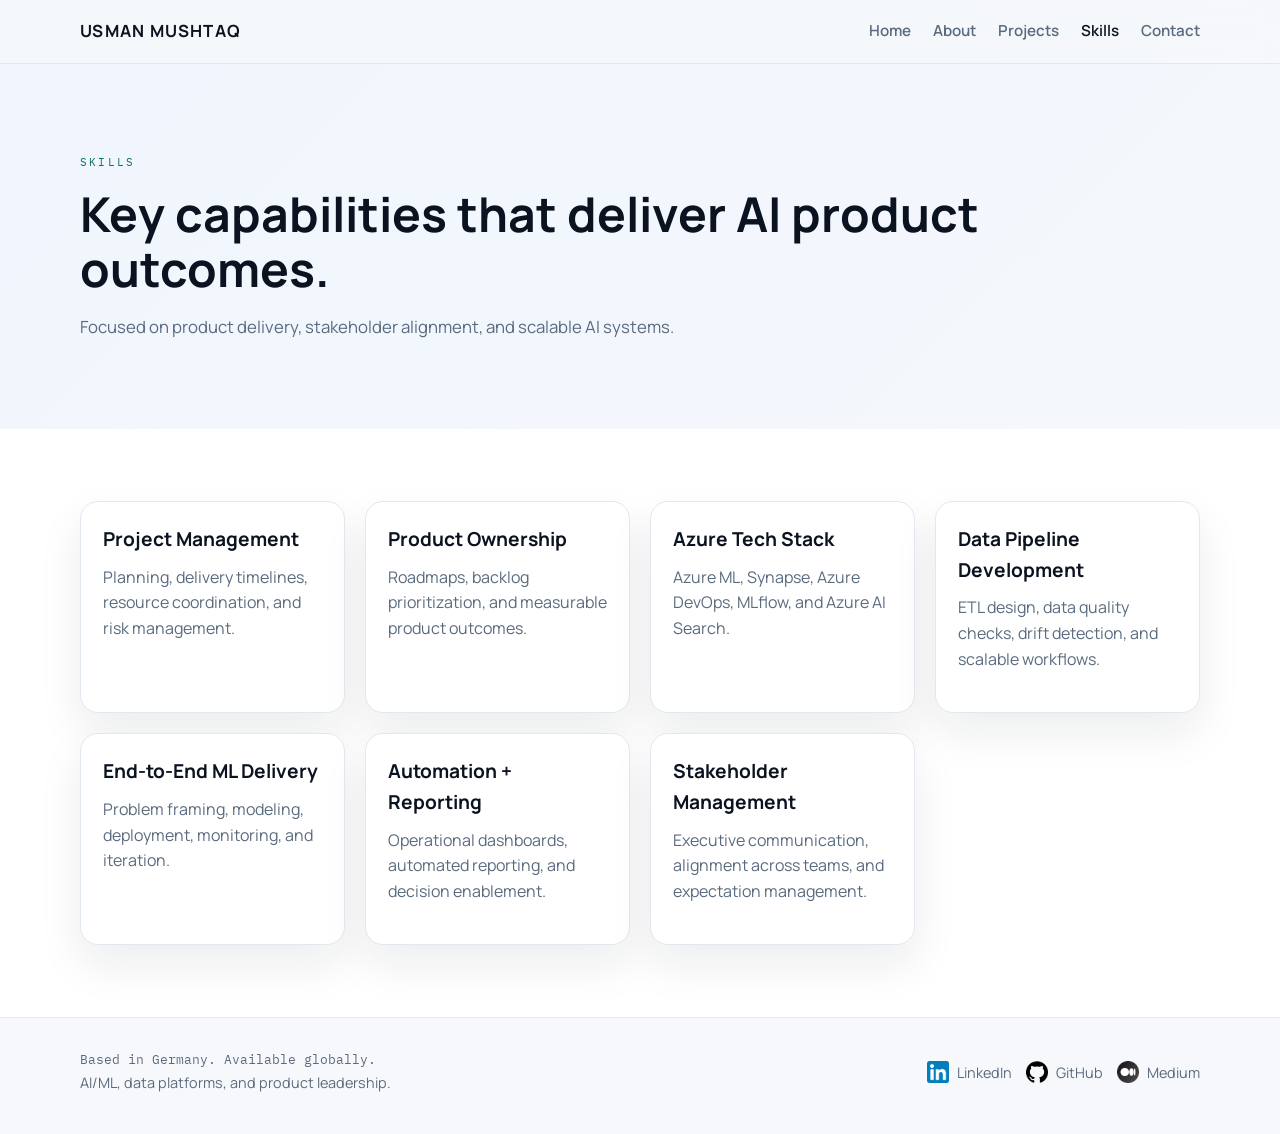
<file: skills.html>
<!DOCTYPE html>
<html lang="en">
  <head>
    <meta charset="UTF-8">
    <meta name="viewport" content="width=device-width, initial-scale=1.0">
    <title>Skills | Usman Mushtaq</title>
    <meta name="description" content="Skills in AI/ML, data platforms, MLOps, and product delivery.">
    <link rel="stylesheet" href="styles/main.css">
    <!-- Analytics: replace data-domain with your deployed domain -->
    <!-- <script defer data-domain="your-domain.com" src="https://plausible.io/js/script.js"></script> -->
  </head>
  <body>
    <header>
      <div class="container navbar">
        <div class="logo">Usman Mushtaq</div>
        <nav class="nav-links">
          <a href="index.html">Home</a>
          <a href="about.html">About</a>
          <a href="projects.html">Projects</a>
          <a class="active" href="skills.html">Skills</a>
          <a href="contact.html">Contact</a>
        </nav>
        <button class="nav-toggle" type="button">Menu</button>
      </div>
    </header>

    <main>
      <section class="hero">
        <div class="container">
          <span class="eyebrow">Skills</span>
          <h1>Key capabilities that deliver AI product outcomes.</h1>
          <p class="lead">
            Focused on product delivery, stakeholder alignment, and scalable AI systems.
          </p>
        </div>
      </section>

      <section class="section alt">
        <div class="container">
          <div class="grid cols-3">
            <div class="card reveal">
              <h3>Project Management</h3>
              <p>Planning, delivery timelines, resource coordination, and risk management.</p>
            </div>
            <div class="card reveal">
              <h3>Product Ownership</h3>
              <p>Roadmaps, backlog prioritization, and measurable product outcomes.</p>
            </div>
            <div class="card reveal">
              <h3>Azure Tech Stack</h3>
              <p>Azure ML, Synapse, Azure DevOps, MLflow, and Azure AI Search.</p>
            </div>
            <div class="card reveal">
              <h3>Data Pipeline Development</h3>
              <p>ETL design, data quality checks, drift detection, and scalable workflows.</p>
            </div>
            <div class="card reveal">
              <h3>End-to-End ML Delivery</h3>
              <p>Problem framing, modeling, deployment, monitoring, and iteration.</p>
            </div>
            <div class="card reveal">
              <h3>Automation + Reporting</h3>
              <p>Operational dashboards, automated reporting, and decision enablement.</p>
            </div>
            <div class="card reveal">
              <h3>Stakeholder Management</h3>
              <p>Executive communication, alignment across teams, and expectation management.</p>
            </div>
          </div>
        </div>
      </section>
    </main>

    <footer>
      <div class="container footer-grid">
        <div>
          <div class="meta">Based in Germany. Available globally.</div>
          <div>AI/ML, data platforms, and product leadership.</div>
        </div>
        <div class="socials">
          <a href="https://linkedin.com/in/usman-mushtaq-76699565" target="_blank">
            <img src="icons/linkedin.png" alt="LinkedIn">LinkedIn
          </a>
          <a href="https://github.com/umushtaq1990" target="_blank">
            <img src="icons/github.png" alt="GitHub">GitHub
          </a>
          <a href="https://medium.com/@usmanmushtaq1990" target="_blank">
            <img src="icons/medium.png" alt="Medium">Medium
          </a>
        </div>
      </div>
    </footer>

    <script src="scripts/main.js"></script>
  </body>
</html>
</file>
<file: styles/main.css>
@import url("https://fonts.googleapis.com/css2?family=IBM+Plex+Mono:wght@400;600&family=Manrope:wght@400;500;600;700&display=swap");

:root {
  --bg: #f6f8fb;
  --bg-alt: #ffffff;
  --bg-accent: #eef3f8;
  --ink: #0b1220;
  --muted: #5a6b7f;
  --accent: #0f6f69;
  --accent-soft: #d6f1ee;
  --line: #e2e8f0;
  --card: #ffffff;
  --shadow: 0 20px 45px rgba(15, 23, 42, 0.08);
  --radius: 18px;
  --max-width: 1120px;
}

* {
  box-sizing: border-box;
}

body {
  margin: 0;
  font-family: "Manrope", "Segoe UI", sans-serif;
  background: linear-gradient(135deg, rgba(239, 245, 255, 0.8), rgba(246, 248, 251, 0.8))
      fixed,
    var(--bg);
  color: var(--ink);
  line-height: 1.6;
  min-height: 100vh;
}

img {
  max-width: 100%;
  display: block;
}

a {
  color: inherit;
  text-decoration: none;
}

a:hover {
  color: var(--accent);
}

.container {
  width: min(100% - 32px, var(--max-width));
  margin: 0 auto;
}

header {
  position: sticky;
  top: 0;
  z-index: 100;
  background: rgba(246, 248, 251, 0.92);
  backdrop-filter: blur(12px);
  border-bottom: 1px solid var(--line);
}

.navbar {
  display: flex;
  align-items: center;
  justify-content: space-between;
  padding: 18px 0;
}

.logo {
  font-weight: 700;
  font-size: 1.05rem;
  letter-spacing: 0.08em;
  text-transform: uppercase;
}

.nav-links {
  display: flex;
  gap: 22px;
  align-items: center;
}

.nav-links a {
  color: var(--muted);
  font-size: 0.95rem;
  font-weight: 600;
}

.nav-links a.active,
.nav-links a:hover {
  color: var(--ink);
}

.nav-toggle {
  display: none;
  background: transparent;
  border: 1px solid var(--line);
  color: var(--ink);
  padding: 10px 12px;
  border-radius: 12px;
  font-family: "IBM Plex Mono", monospace;
  font-size: 0.8rem;
}

.eyebrow {
  display: inline-flex;
  align-items: center;
  gap: 8px;
  font-family: "IBM Plex Mono", monospace;
  text-transform: uppercase;
  letter-spacing: 0.2em;
  font-size: 0.7rem;
  color: var(--accent);
  margin-bottom: 14px;
}

.hero {
  padding: 84px 0 64px;
  position: relative;
}

.hero-grid {
  display: grid;
  grid-template-columns: repeat(auto-fit, minmax(280px, 1fr));
  gap: 40px;
  align-items: center;
}

.hero h1 {
  font-size: clamp(2.1rem, 4.2vw, 3rem);
  line-height: 1.15;
  margin: 0 0 18px;
}

.lead {
  color: var(--muted);
  font-size: 1.05rem;
  margin-bottom: 24px;
}

.cta-row {
  display: flex;
  flex-wrap: wrap;
  gap: 12px;
}

.button {
  display: inline-flex;
  align-items: center;
  justify-content: center;
  padding: 12px 20px;
  border-radius: 999px;
  border: 1px solid transparent;
  font-weight: 600;
  transition: transform 0.2s ease, box-shadow 0.2s ease;
}

.button.primary {
  background: var(--accent);
  color: #ffffff;
  box-shadow: 0 12px 28px rgba(15, 111, 105, 0.25);
}

.button.secondary {
  border-color: var(--line);
  color: var(--ink);
  background: #ffffff;
}

.button:hover {
  transform: translateY(-2px);
  box-shadow: 0 14px 30px rgba(15, 23, 42, 0.12);
}

.hero-card {
  background: var(--card);
  border: 1px solid var(--line);
  border-radius: var(--radius);
  padding: 24px;
  box-shadow: var(--shadow);
}

.hero-card img {
  border-radius: 14px;
  margin-bottom: 18px;
}

.meta {
  font-family: "IBM Plex Mono", monospace;
  font-size: 0.8rem;
  color: var(--muted);
}

.stat-grid {
  display: grid;
  grid-template-columns: repeat(auto-fit, minmax(140px, 1fr));
  gap: 12px;
  margin-top: 24px;
}

.stat {
  background: var(--bg-accent);
  border-radius: 14px;
  padding: 14px;
}

.stat-value {
  font-size: 1.1rem;
  font-weight: 700;
}

.stat-label {
  font-size: 0.85rem;
  color: var(--muted);
}

.section {
  padding: 72px 0;
}

.section.alt {
  background: var(--bg-alt);
}

.section-head {
  display: grid;
  gap: 12px;
  margin-bottom: 32px;
}

.section-head h2 {
  font-size: clamp(1.8rem, 3vw, 2.6rem);
  margin: 0;
}

.grid {
  display: grid;
  gap: 20px;
}

.grid.cols-3 {
  grid-template-columns: repeat(auto-fit, minmax(240px, 1fr));
}

.card {
  background: var(--card);
  border: 1px solid var(--line);
  border-radius: var(--radius);
  padding: 22px;
  box-shadow: var(--shadow);
}

.card img {
  border-radius: 14px;
  margin-bottom: 16px;
}

.card h3 {
  margin: 0 0 10px;
  font-size: 1.2rem;
}

.card p {
  color: var(--muted);
  margin: 0 0 18px;
}

.tag-row {
  display: flex;
  flex-wrap: wrap;
  gap: 8px;
}

.tag {
  background: var(--accent-soft);
  color: var(--accent);
  padding: 4px 10px;
  border-radius: 999px;
  font-size: 0.75rem;
  font-weight: 600;
}

.split {
  display: grid;
  grid-template-columns: repeat(auto-fit, minmax(280px, 1fr));
  gap: 28px;
  align-items: start;
}

.timeline {
  display: grid;
  gap: 16px;
}

.timeline-item {
  padding: 16px;
  border-radius: 14px;
  border: 1px solid var(--line);
  background: var(--bg-accent);
}

.list {
  display: grid;
  gap: 10px;
}

footer {
  border-top: 1px solid var(--line);
  padding: 32px 0 40px;
  color: var(--muted);
  font-size: 0.9rem;
}

.footer-grid {
  display: flex;
  flex-wrap: wrap;
  align-items: center;
  justify-content: space-between;
  gap: 12px;
}

.socials {
  display: flex;
  gap: 14px;
  align-items: center;
}

.socials a {
  display: inline-flex;
  align-items: center;
  gap: 8px;
  color: var(--muted);
}

.socials img {
  width: 22px;
  height: 22px;
}

.contact-card {
  border-radius: var(--radius);
  border: 1px solid var(--line);
  padding: 24px;
  background: var(--card);
  box-shadow: var(--shadow);
}

.reveal {
  opacity: 0;
  transform: translateY(18px);
  transition: opacity 0.6s ease, transform 0.6s ease;
}

.reveal.is-visible {
  opacity: 1;
  transform: translateY(0);
}

@media (max-width: 820px) {
  .nav-links {
    position: fixed;
    inset: 74px 20px auto 20px;
    flex-direction: column;
    background: rgba(255, 255, 255, 0.98);
    border: 1px solid var(--line);
    border-radius: 16px;
    padding: 18px;
    transform: translateY(-12px);
    opacity: 0;
    pointer-events: none;
    transition: opacity 0.2s ease, transform 0.2s ease;
  }

  .nav-toggle {
    display: inline-flex;
  }

  body.nav-open .nav-links {
    opacity: 1;
    transform: translateY(0);
    pointer-events: auto;
  }
}

@media (prefers-reduced-motion: reduce) {
  * {
    scroll-behavior: auto !important;
  }

  .reveal {
    transition: none;
  }
}
</file>
